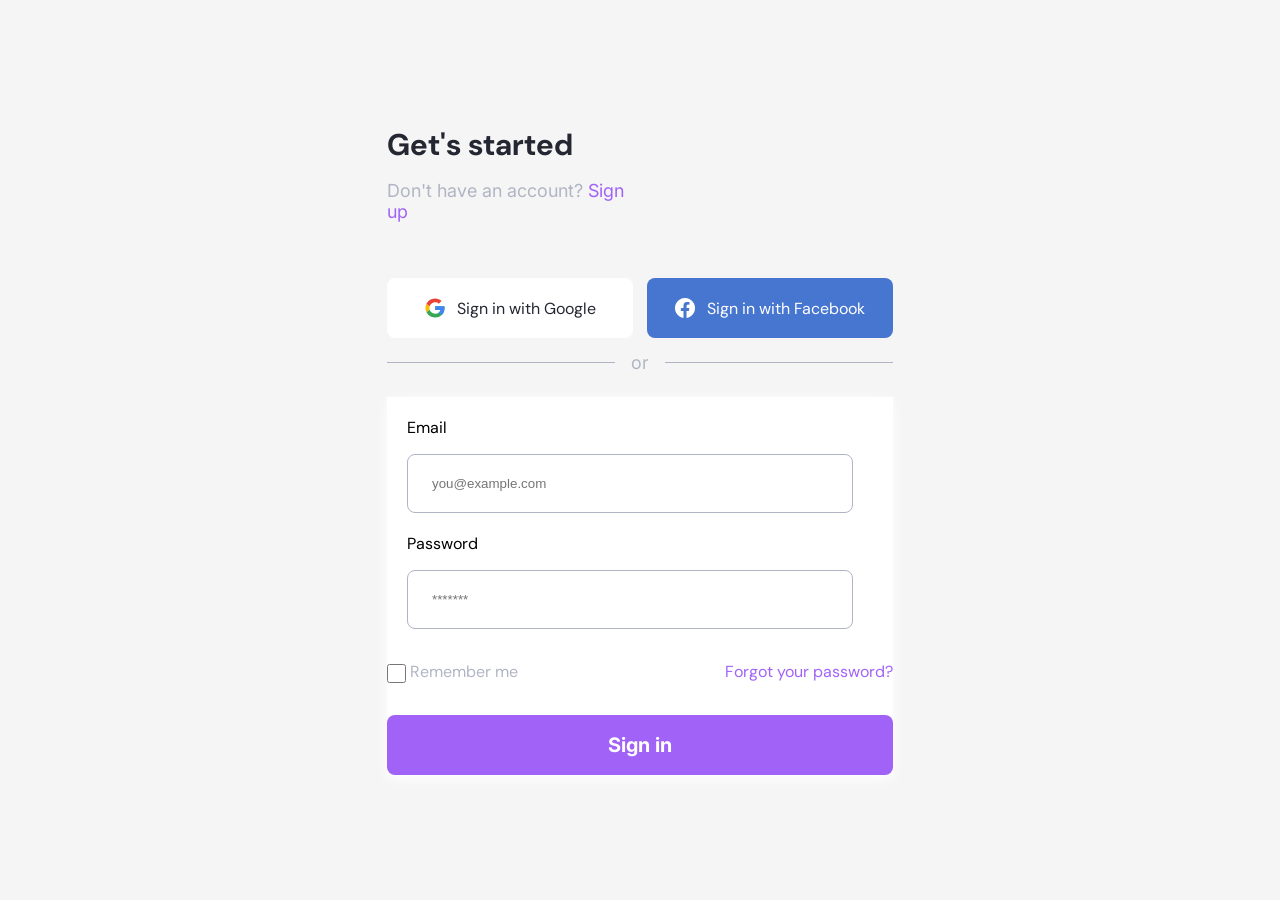
<file: html/iniciar_sesion.html>
<!DOCTYPE html>
<html lang="en">

<head>
    <meta charset="UTF-8">
    <meta name="viewport" content="width=device-width, initial-scale=1.0">
    <title>Iniciar sesion</title>
    <link
        href="https://fonts.googleapis.com/css2?family=DM+Sans:wght@400;500;700&family=Inter:wght@400;500;700&display=swap"
        rel="stylesheet">
    <link rel="stylesheet" href="../css/iniciarsesion.css">
    <link rel="stylesheet" href="https://cdn.jsdelivr.net/npm/bootstrap-icons@1.13.1/font/bootstrap-icons.min.css">
</head>

<body>
    <main class="auth-page">
        <section class="auth-container">
            <!-- Header -->
            <header class="auth-header">
                <h1 class="auth-title">Get's started</h1>
                <p class="auth-subtitle">Don't have an account? <a href="../html/inscribirse.html" class="auth-link--signup">Sign <br> up</a>
                </p>
            </header>


            <!-- Social Login Buttons -->
            <div class="auth-social">
                <button class="btn btn--google">
                    <img src="../imagenes/sign/Logo Google.svg" alt="Google Logo" class="btn-icon" />
                    Sign in&nbsp;<span class="full-label">with Google</span>
                </button>
                <button class="btn btn-facebook">
                    <i class="bi bi-facebook"></i>
                    Sign in&nbsp; <span class="full-label">with Facebook</span>
                </button>
            </div>

            <!-- dividir -->
            <div class="auth-divider">
                <span class="divider-line"></span>
                <span class="divider-text">or</span>
                <span class="divider-line"></span>
            </div>



            <!-- Form logins -->
            <form action="#" class="auth-form">
                <div class="form-group">
                    <label for="email" class="form-label">Email</label>
                    <input type="email" id="email" class="form-input" placeholder="you@example.com" required />
                </div>
                <div class="form-group">
                    <label for="password" class="form-label">Password</label>
                    <input type="password" id="password" class="form-input" placeholder="*******"
                        required />
                </div>
                

                <div class="auth-options">
                    <label class="checkbox">
                        <input type="checkbox" /> Remember me
                    </label>
                    <a href="../html/inscribirse.html" class="auth-link auth-link--forgot">Forgot your password?</a>
                </div>
                <button type="submit" class="btn btn--primary">Sign in</button>
            </form>

        </section>

    </main>
</body>

</html>
</file>
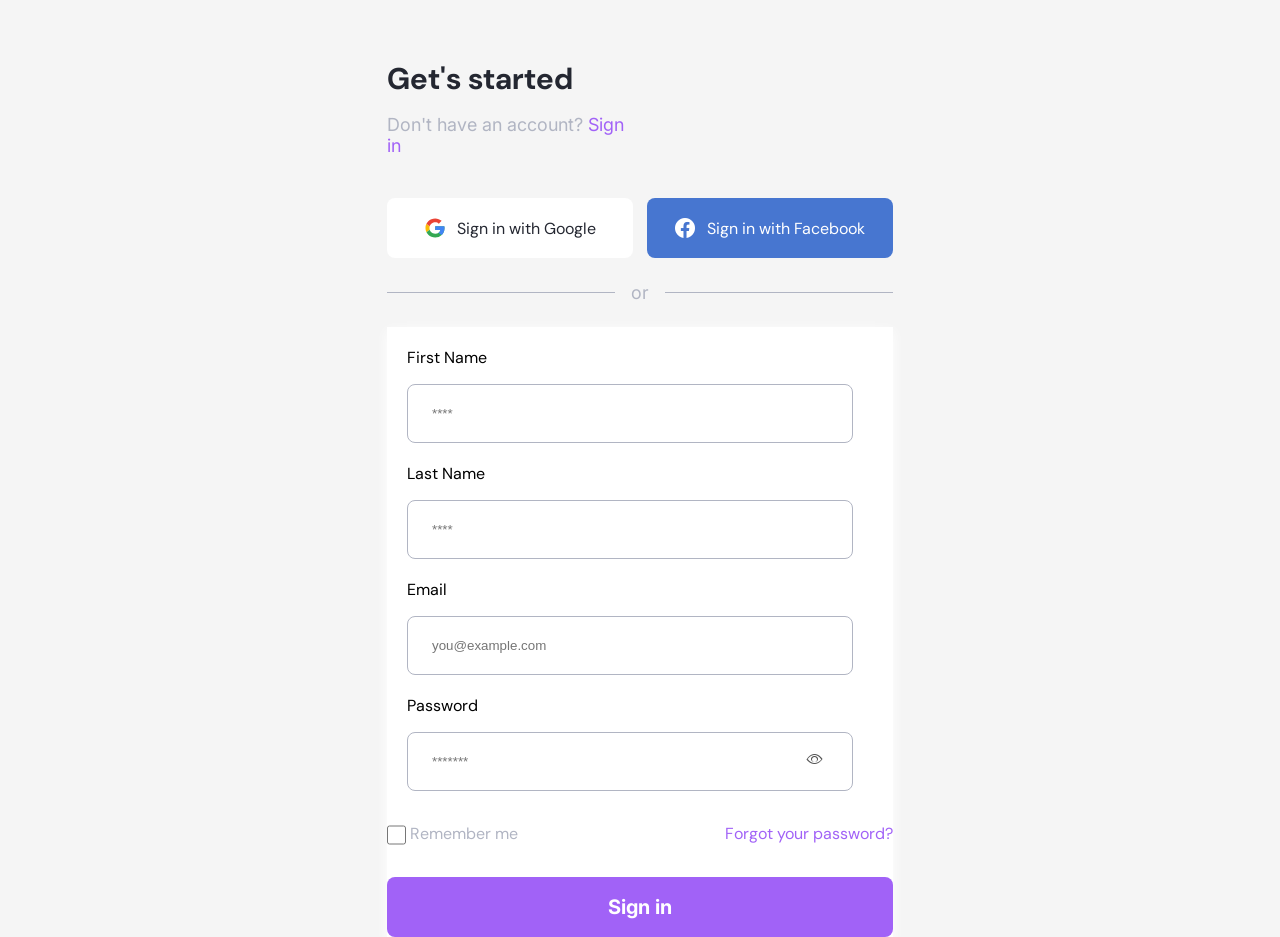
<file: html/inscribirse.html>
<!DOCTYPE html>
<html lang="en">

<head>
    <meta charset="UTF-8">
    <meta name="viewport" content="width=device-width, initial-scale=1.0">
    <title>inscribirse</title>
    <link
        href="https://fonts.googleapis.com/css2?family=DM+Sans:wght@400;500;700&family=Inter:wght@400;500;700&display=swap"
        rel="stylesheet">
    <link rel="stylesheet" href="../css/inscribirse.css">
    <link rel="stylesheet" href="https://cdn.jsdelivr.net/npm/bootstrap-icons@1.13.1/font/bootstrap-icons.min.css">
</head>

<body>
    <main class="auth-page">
        <section class="auth-container">
            <!-- Header -->
            <header class="auth-header">
                <h1 class="auth-title">Get's started</h1>
                <p class="auth-subtitle">Don't have an account? <a href="../html/iniciar_sesion.html" class="auth-link--signup">Sign <br> in</a>
                </p>
            </header>


            <!-- Social Login Buttons -->
            <div class="auth-social">
                <button class="btn btn--google">
                    <img src="../imagenes/sign/Logo Google.svg" alt="Google Logo" class="btn-icon" />
                    Sign in&nbsp;  <span class="full-label">with Google</span>
                </button>
                <button class="btn btn-facebook">
                    <i class="bi bi-facebook"></i>
                    Sign in&nbsp; <span class="full-label">with Facebook</span>
                </button>
            </div>

            <!-- dividir -->
            <div class="auth-divider">
                <span class="divider-line"></span>
                <span class="divider-text">or</span>
                <span class="divider-line"></span>
            </div>



            <!-- Form logins -->
            <form action="#" class="auth-form">
                <div class="form-group">
                    <label for="name" class="form-label">First Name</label>
                    <input type="text" id="email" class="form-input" placeholder="****" required />
                </div>
                <div class="form-group">
                    <label for="apellido" class="form-label">Last Name</label>
                    <input type="apellido" id="apellido" class="form-input" placeholder="****" required />
                </div>
                <div class="form-group">
                    <label for="email" class="form-label">Email</label>
                    <input type="email" id="email" class="form-input" placeholder="you@example.com" required />
                </div>
                <div class="form-group">
                    <label for="password" class="form-label">Password</label>
                    <input type="password" id="password" class="form-input" placeholder="*******"
                        required /> <i class="bi bi-eye"></i>
                </div>

                <div class="auth-options">
                    <label class="checkbox">
                        <input type="checkbox" /> Remember me
                    </label>
                    <a href="../html/inscribirse.html" class="auth-link auth-link--forgot">Forgot your password?</a>
                </div>
                <button type="submit" class="btn btn--primary">Sign in </button>
            </form>

        </section>

    </main>
</body>

</html>
</file>
<file: css/iniciarsesion.css>
*{
    margin: 0;
    padding: 0;
    box-sizing: border-box;
}
:root {
  /* 🎨 Colores */
  --color-negro: #242731;
  --color-azul: #4776d0;
  --color-morado: #A162F7;
  --color-gris: #B1B5C3;
  --color-background: #F5F5F5;
  --color-white:#FFFFFF;

  /* 🔠 Tipografías */
  --font-dm-sans: 'DM Sans', sans-serif;
  --font-inter: 'Inter', sans-serif;

  /* 🔡 Pesos tipográficos */
  --font-weight-bold: 700;

  /* 📏 Tamaños de texto (px to rem) — base: 16px */
  --text-xl: 1.875rem;  /* 30px */
  --text-lg: 1.25rem;   /* 20px */
  --text-base: 1.125rem;/* 18px */
  --text-sm: 1rem;      /* 16px */
}

.auth-page {
  height: 100vh;
  width: 100vw;
  display: flex;
  justify-content: center;
  align-items: center;
  background-color:var(--color-background);
}
.auth-container {
  width: 508px;
  max-width: 31.625rem; 
  height: 650px;
  max-height: 650px;
}
.auth-container{
    display: flex;
    flex-direction: column;
}

.auth-container  .auth-header{
    width: 100%;
    margin-bottom:2.625rem;
    height: 137px;
}
.auth-container .auth-header .auth-title{
   color: var(--color-negro);
   font-family: var(--font-dm-sans);
   font-weight: var(--font-weight-bold);
   font-size: var(--text-xl);
   margin-bottom: var(--text-sm);
}
.auth-container .auth-header .auth-subtitle{
   font-family: var(--font-inter);
   font-size: var(--text-base);
   color: var(--color-gris);
}
.auth-container .auth-header .auth-subtitle{
   font-family: var(--font-inter);
   font-size: var(--text-base);
   color: var(--color-gris);
}

.auth-container .auth-header .auth-link--signup{
   font-family: var(--font-inter);
   font-size: var(--text-base);
   color: var(--color-morado);
   text-decoration: none;
}

.auth-container .auth-social{
    display: flex;
    flex-direction: row;
    justify-content: space-between;
    height: 91px;
    
}

.auth-container .auth-social .btn{
    display: flex;
    flex-direction: row;
    justify-content: center;
    height: 60px;
    width: 15.375rem;
    align-items: center;
    font-size: var(--text-sm);
    font-family: var(--font-dm-sans);
    cursor: pointer;
    border-radius: 8px;
}
.auth-container .auth-social .btn--google .btn-icon {
  width: 20px;
  height: 20px;
  margin-right: 0.75rem; /* Espacio entre el icono y el texto */
  vertical-align: middle; /* Alineación vertical opcional */
  cursor: pointer;
}
.auth-container .auth-social  .btn-facebook .bi-facebook{
   font-size: var(--text-lg);
   padding-right: 0.75rem;
   vertical-align: middle;
   color:#ffffff;
   cursor: pointer;
}
.auth-container .auth-social .btn--google {
  background-color: var(--color-white);
  color: var(--color-negro);
  border: none;
}
.auth-container .auth-social  .btn-facebook {
  background-color: var(--color-azul);
  color: var(--color-white);
  border: none;
}
.auth-divider {
  display: flex;
  align-items: center;
  gap: 1rem; 
  margin-bottom: 1.5rem;
}

.divider-line {
  flex: 1;
  height: 1px;
  background-color: var(--color-gris, #ccc);
 
  
}

.divider-text {
  font-size:var(--text-base); 
  color: var(--color-gris, #ccc);
  font-family: var(--font-inter);
}
.auth-form{
    height: 380px;
    background-color:var(--color-white);
    box-shadow: 0 4px 12px #FFFFFF;
    display: flex;
    flex-direction: column;
}
.auth-form .form-group{
    display: flex;
    flex-direction: column;
    margin-top: var(--text-lg);
    padding-left: var(--text-lg);
    padding-right: 2.5rem;
    
}
.auth-form .form-group .form-label{
    margin-bottom: var(--text-sm);
    font-size: var(--text-sm);
    font-family: var(--font-dm-sans);
}

.auth-form .form-group .form-input{
   height: 59px;
   border: 1px solid var(--color-gris);
   border-radius: 8px;
   padding-left: 1.5rem;
}
.auth-options{
    display: flex;
    flex-direction: row;
    justify-content: space-between;
    margin-top: 2rem;
    margin-bottom: 2rem;
}
.auth-options .checkbox{
    font-size: var(--text-sm);
    color: var(--color-gris);
    font-family: var(--font-dm-sans);
}
.auth-options .auth-link--forgot{
    text-decoration: none;
    font-family: var(--font-dm-sans);
    color: var(--color-morado);
   

}
.auth-options .checkbox input[type="checkbox"] {
  width: 1.2rem;  
  height: 1.2rem;
  vertical-align: middle;
}

.auth-form .btn--primary{
    height: 60px;
    width: 506px;
    align-items: center;
    font-size: var(--text-lg);
    font-family: var(--font-inter);
    font-weight: bold;
    color: var(--color-white);
    cursor: pointer;
    border-radius: 8px;
    border: none;
    background-color: var(--color-morado);
}
.form-group .bi-eye{
  position: absolute;
 top:552px;
 left: 935px;
 color: var(--color-gris);
 font-weight: normal;
  color: #555;
}

/* TABLETS (768px - 1024px) */
@media screen and (max-width: 1024px) {
  .auth-container {
    width: 90%;
    height: auto;
    margin-top: 2rem;
  }

  .auth-social {
    flex-direction: column;
    gap: 1rem;
    height: auto;
  }

  .auth-social .btn {
    width: 100%;
  }

  .auth-social .btn .full-label {
    display: none;
  }

  .auth-form {
    box-shadow: none;
    height: auto;
  }

  .auth-form .form-group {
    padding-right: 1.5rem;
  }

  .auth-options {
    flex-direction: column;
    align-items: flex-start;
    gap: 1rem;
    padding: 0 1.5rem;
  }

  .auth-form .btn--primary {
    width: 100%;
  }

  .form-group .bi-eye {
    top: 44px;
    right: 2.5rem;
    left: auto;
    position: absolute;
  }
}


/* MÓVILES (320px - 767px) */
@media screen and (max-width: 767px) {
  .auth-container {
    width: 95%;
    height: auto;
    margin-top: 1rem;
  }

  .auth-title {
    font-size: 1.5rem;
  }

  .auth-subtitle,
  .auth-link--signup,
  .divider-text {
    font-size: 0.9rem;
  }

  .auth-header {
    margin-bottom: 1.5rem;
  }

  .auth-social {
    flex-direction: column;
    gap: 1rem;
  }

  .auth-social .btn {
    width: 100%;
    font-size: 0.9rem;
  }

  .auth-social .btn .full-label {
    display: none;
  }

  .auth-form .form-group {
    padding-left: 1rem;
    padding-right: 1rem;
  }

  .auth-form .btn--primary {
    width: 100%;
    font-size: 1rem;
    height: 75px;
  }

  .auth-options {
    flex-direction: column;
    align-items: flex-start;
    gap: 1rem;
    padding-left: 1rem;
    padding-right: 1rem;
  }

  .form-group .bi-eye {
    top: 44px;
    right: 1.5rem;
    left: auto;
    position: absolute;
  }
}
</file>
<file: css/inscribirse.css>
*{
    margin: 0;
    padding: 0;
    box-sizing: border-box;
}
:root {
  /* 🎨 Colores */
  --color-negro: #242731;
  --color-azul: #4776d0;
  --color-morado: #A162F7;
  --color-gris: #B1B5C3;
  --color-background: #F5F5F5;
  --color-white:#FFFFFF;

  /* 🔠 Tipografías */
  --font-dm-sans: 'DM Sans', sans-serif;
  --font-inter: 'Inter', sans-serif;

  /* 🔡 Pesos tipográficos */
  --font-weight-bold: 700;

  /* 📏 Tamaños de texto (px to rem) — base: 16px */
  --text-xl: 1.875rem;  /* 30px */
  --text-lg: 1.25rem;   /* 20px */
  --text-base: 1.125rem;/* 18px */
  --text-sm: 1rem;      /* 16px */
}
body{
  background-color:var(--color-background);
}
.auth-page {
  height: 100vh;
  width: 100vw;
  display: flex;
  justify-content: center;
  background-color:var(--color-background);
}
.auth-container {
  width: 508px;
  max-width: 31.625rem; 
  height: 650px;
  max-height: 650px;
  margin-top: 3.6875rem;
}
.auth-container{
    display: flex;
    flex-direction: column;
}

.auth-container  .auth-header{
    width: 100%;
    margin-bottom:  2.625rem;
    height: 137px;
}
.auth-container .auth-header .auth-title{
   color: var(--color-negro);
   font-family: var(--font-dm-sans);
   font-weight: var(--font-weight-bold);
   font-size: var(--text-xl);
   margin-bottom: var(--text-sm);
}
.auth-container .auth-header .auth-subtitle{
   font-family: var(--font-inter);
   font-size: var(--text-base);
   color: var(--color-gris);
}
.auth-container .auth-header .auth-subtitle{
   font-family: var(--font-inter);
   font-size: var(--text-base);
   color: var(--color-gris);
}

.auth-container .auth-header .auth-link--signup{
   font-family: var(--font-inter);
   font-size: var(--text-base);
   color: var(--color-morado);
   text-decoration: none;
}

.auth-container .auth-social{
    display: flex;
    flex-direction: row;
    justify-content: space-between;
    height: 91px;
    
}

.auth-container .auth-social .btn{
    display: flex;
    flex-direction: row;
    justify-content: center;
    height: 60px;
    width: 15.375rem;
    align-items: center;
    font-size: var(--text-sm);
    font-family: var(--font-dm-sans);
    cursor: pointer;
    border-radius: 8px;
}
.auth-container .auth-social .btn--google .btn-icon {
  width: 20px;
  height: 20px;
  margin-right: 0.75rem; /* Espacio entre el icono y el texto */
  vertical-align: middle; /* Alineación vertical opcional */
  cursor: pointer;
}
.auth-container .auth-social  .btn-facebook .bi-facebook{
   font-size: var(--text-lg);
   padding-right: 0.75rem;
   vertical-align: middle;
   color:#ffffff;
   cursor: pointer;
}
.auth-container .auth-social .btn--google {
  background-color: var(--color-white);
  color: var(--color-negro);
  border: none;
}
.auth-container .auth-social  .btn-facebook {
  background-color: var(--color-azul);
  color: var(--color-white);
  border: none;
}
.auth-divider {
  display: flex;
  align-items: center;
  gap: 1rem; 
  margin-bottom: 1.5rem;
  margin-top: 1.5rem;
}

.divider-line {
  flex: 1;
  height: 1px;
  background-color: var(--color-gris, #ccc);
 
  
}

.divider-text {
  font-size:var(--text-base); 
  color: var(--color-gris, #ccc);
  font-family: var(--font-inter);
}
.auth-form{
    height: 620px;
    background-color:var(--color-white);
    box-shadow: 0 4px 12px #FFFFFF;
    display: flex;
    flex-direction: column;
}
.auth-form .form-group{
    display: flex;
    flex-direction: column;
    margin-top: var(--text-lg);
    padding-left: var(--text-lg);
    padding-right: 2.5rem;
    position: relative;
    
}
.auth-form .form-group .form-label{
    margin-bottom: var(--text-sm);
    font-size: var(--text-sm);
    font-family: var(--font-dm-sans);
}

.auth-form .form-group .form-input{
   height: 59px;
   border: 1px solid var(--color-gris);
   border-radius: 8px;
   padding-left: 1.5rem;
}
.auth-options{
    display: flex;
    flex-direction: row;
    justify-content: space-between;
    margin-top: 2rem;
    margin-bottom: 2rem;
}
.auth-options .checkbox{
    font-size: var(--text-sm);
    color: var(--color-gris);
    font-family: var(--font-dm-sans);
}
.auth-options .auth-link--forgot{
    text-decoration: none;
    font-family: var(--font-dm-sans);
    color: var(--color-morado);
   

}
.auth-options .checkbox input[type="checkbox"] {
  width: 1.2rem;   /* Aproximadamente 20px */
  height: 1.2rem;
  vertical-align: middle;
}

.auth-form .btn--primary{
    height: 60px;
    width: 506px;
    align-items: center;
    font-size: var(--text-lg);
    font-family: var(--font-inter);
    font-weight: bold;
    color: var(--color-white);
    cursor: pointer;
    border-radius: 8px;
    border: none;
    background-color: var(--color-morado);
}
.form-group .bi-eye{
  position: absolute;
 bottom: 22px;
 left: 420px;
 color: var(--color-gris);
 font-weight: normal;
 color: #555;
}

/* TABLETS: 768px - 1024px */
@media screen and (max-width: 1024px) {
  .auth-container {
    width: 90%;
    height: auto;
    margin-top: 2rem;
  }

  .auth-social {
    flex-direction: column;
    gap: 1rem;
  }

  .auth-social .btn {
    width: 100%;
  }

  /* Oculta el texto adicional de Google y Facebook */
  .auth-social .btn .full-label {
    display: none;
  }

  .auth-form .btn--primary {
    width: 100%;
  }

  .form-group .bi-eye {
    left: 90%;
    transform: translateX(-100%);
  }

  .auth-form {
    box-shadow: none;
    padding-bottom: 2rem;
  }
}


/* MÓVILES: hasta 767px */
@media screen and (max-width: 767px) {
  .auth-container {
    width: 95%;
    height: auto;
    margin-top: 1rem;
  }

  .auth-title {
    font-size: 1.5rem;
  }

  .auth-subtitle,
  .auth-link--signup,
  .divider-text {
    font-size: 0.9rem;
  }

  .auth-social {
    flex-direction: column;
    gap: 1rem;
  }

  .auth-social .btn {
    width: 100%;
    font-size: 0.9rem;
  }

  
  .auth-social .btn .full-label {
    display: none;
  }

  .auth-form .form-group {
    padding-left: 1rem;
    padding-right: 1rem;
  }

  .auth-form .btn--primary {
    width: 100%;
    font-size: 2rem;
    height: 75px;
  }

  .auth-options {
    flex-direction: column;
    align-items: flex-start;
    gap: 1rem;
    padding-left: 1rem;
    padding-right: 1rem;
  }

  .form-group .bi-eye {
    left: 88%;
  }
}
</file>
